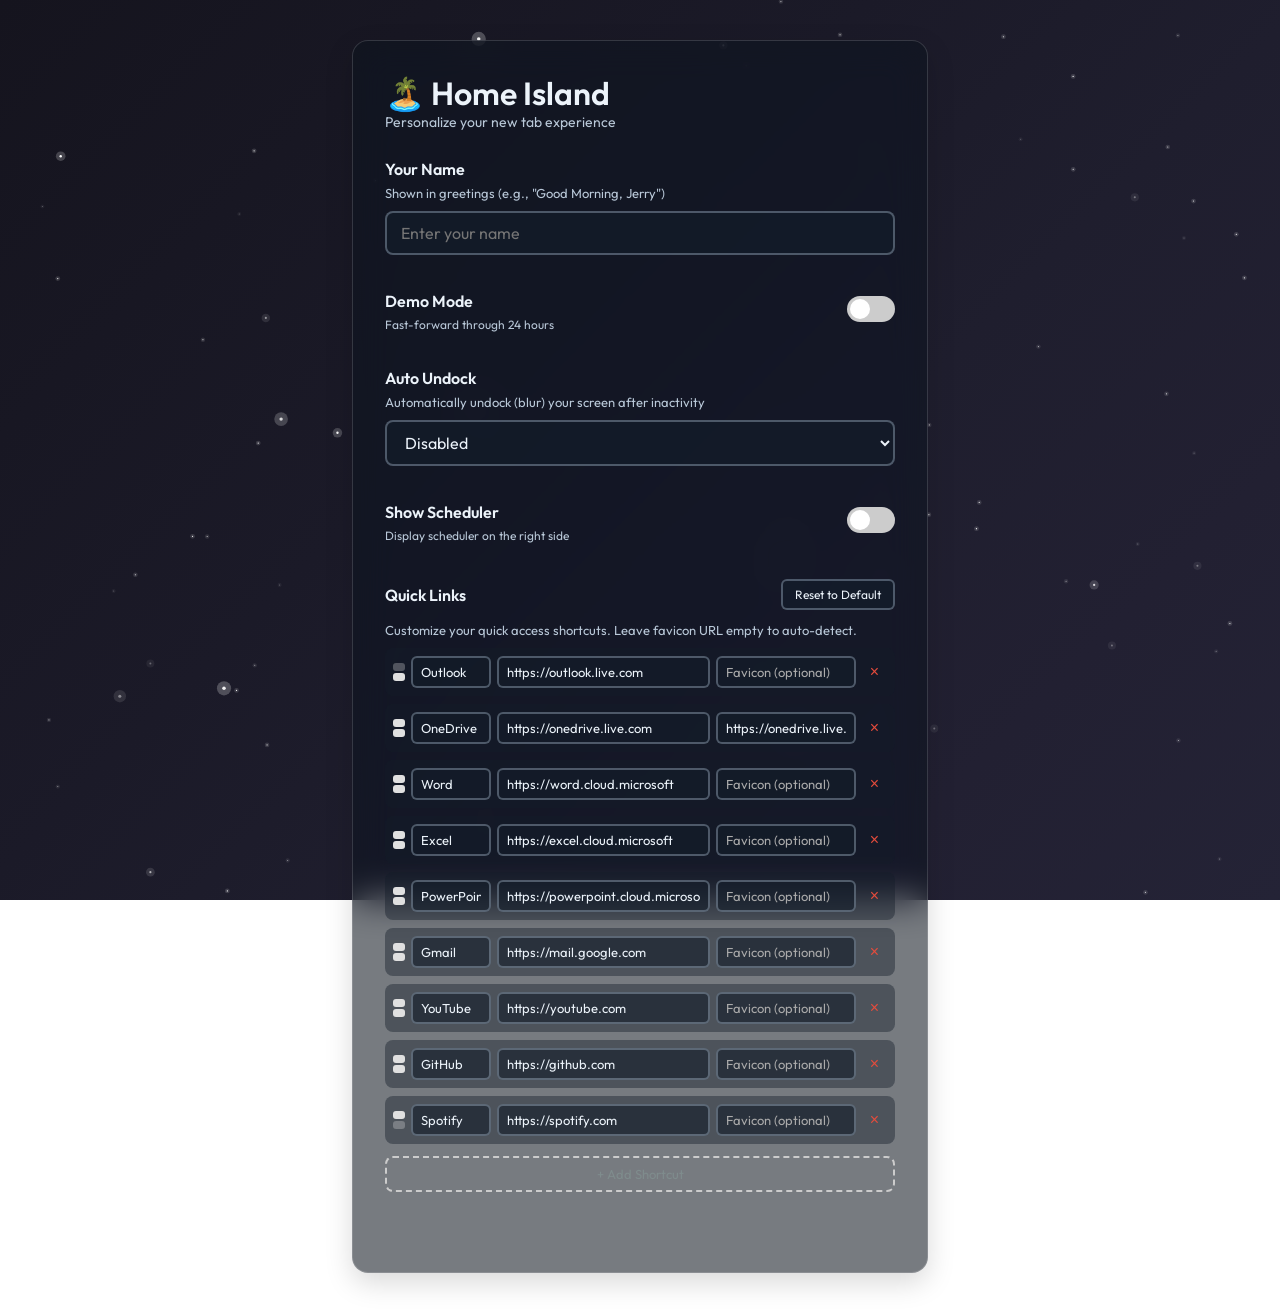
<file: options.html>
<!DOCTYPE html>
<html lang="en">
<head>
    <meta charset="UTF-8">
    <meta name="viewport" content="width=device-width, initial-scale=1.0">
    <link rel="icon" type="image/png" sizes="128x128" href="icons/icon128.png">
    <link rel="icon" type="image/png" sizes="48x48" href="icons/icon48.png">
    <link rel="icon" type="image/png" sizes="24x24" href="icons/icon24.png">
    <script src="scripts/theme-init.js"></script>
    <link rel="stylesheet" href="styles/background.css">
    <link rel="stylesheet" href="styles/stars.css">
    <link rel="stylesheet" href="styles/options.css">
    <link rel="preconnect" href="https://fonts.googleapis.com">
    <link rel="preconnect" href="https://fonts.gstatic.com" crossorigin>
    <link href="https://fonts.googleapis.com/css2?family=Outfit:wght@100..900&display=swap" rel="stylesheet">
    <title>Home Island Settings</title>
</head>
<body>
<div class="dynamic-background" id="dynamic-background"></div>
<div class="stars-container" id="stars-container"></div>
<div class="container">
    <a href="./index.html" class="home-title">🏝️ Home Island</a>
    <p class="subtitle">Personalize your new tab experience</p>

    <p class="chrome-notice" id="chromeNotice">ℹ️ <strong>Chrome footer visible?</strong> Right-click it and choose <strong>'Hide footer from new tab
        page'</strong>, or open <strong>Customize Chrome</strong> and disable <strong>'Show footer on New Tab page'</strong>.</p>

    <div class="setting-group">
        <label for="userName">Your Name</label>
        <p class="description">Shown in greetings (e.g., "Good Morning, Jerry")</p>
        <input type="text" id="userName" placeholder="Enter your name" maxlength="30">
    </div>

    <div class="setting-group">
        <div class="toggle-row">
            <div>
                <label for="demoToggle">Demo Mode</label>
                <div class="toggle-description">Fast-forward through 24 hours</div>
            </div>
            <label class="toggle">
                <input type="checkbox" id="demoToggle">
                <span class="toggle-slider"></span>
            </label>
        </div>
    </div>

    <div class="setting-group">
        <label for="autoUndock">Auto Undock</label>
        <p class="description">Automatically undock (blur) your screen after inactivity</p>
        <select id="autoUndock">
            <option value="0">Disabled</option>
            <option value="15000">15 seconds</option>
            <option value="30000">30 seconds</option>
            <option value="60000">1 minute</option>
            <option value="120000">2 minutes</option>
            <option value="300000">5 minutes</option>
            <option value="600000">10 minutes</option>
        </select>
    </div>

    <div class="setting-group">
        <div class="toggle-row">
            <div>
                <label for="schedulerToggle">Show Scheduler</label>
                <div class="toggle-description">Display scheduler on the right side</div>
            </div>
            <label class="toggle">
                <input type="checkbox" id="schedulerToggle">
                <span class="toggle-slider"></span>
            </label>
        </div>
    </div>

    <div class="setting-group" id="schedulerIdGroup" style="display: none;">
        <label for="schedulerId">Scheduler ID</label>
        <p class="description">Your unique scheduler identifier. Required, the panel stays hidden until this is set.</p>
        <input type="text" id="schedulerId" placeholder="Enter your scheduler ID" maxlength="50">
    </div>

    <div class="setting-group">
        <div class="shortcuts-header">
            <label>Quick Links</label>
            <button type="button" class="btn-secondary" id="resetShortcuts">Reset to Default</button>
        </div>
        <p class="description">Customize your quick access shortcuts. Leave favicon URL empty to auto-detect.</p>
        <div id="shortcutList" class="shortcut-list">
            <!-- Shortcuts will be dynamically added here -->
        </div>
        <button type="button" class="btn-add" id="addShortcut">+ Add Shortcut</button>
    </div>

    <div class="status" id="status"></div>
</div>

<script src="scripts/storage.js"></script>
<script src="scripts/constants.js"></script>
<script src="scripts/theme.js"></script>
<script src="scripts/stars.js"></script>
<script src="scripts/options.js"></script>
</body>
</html>
</file>
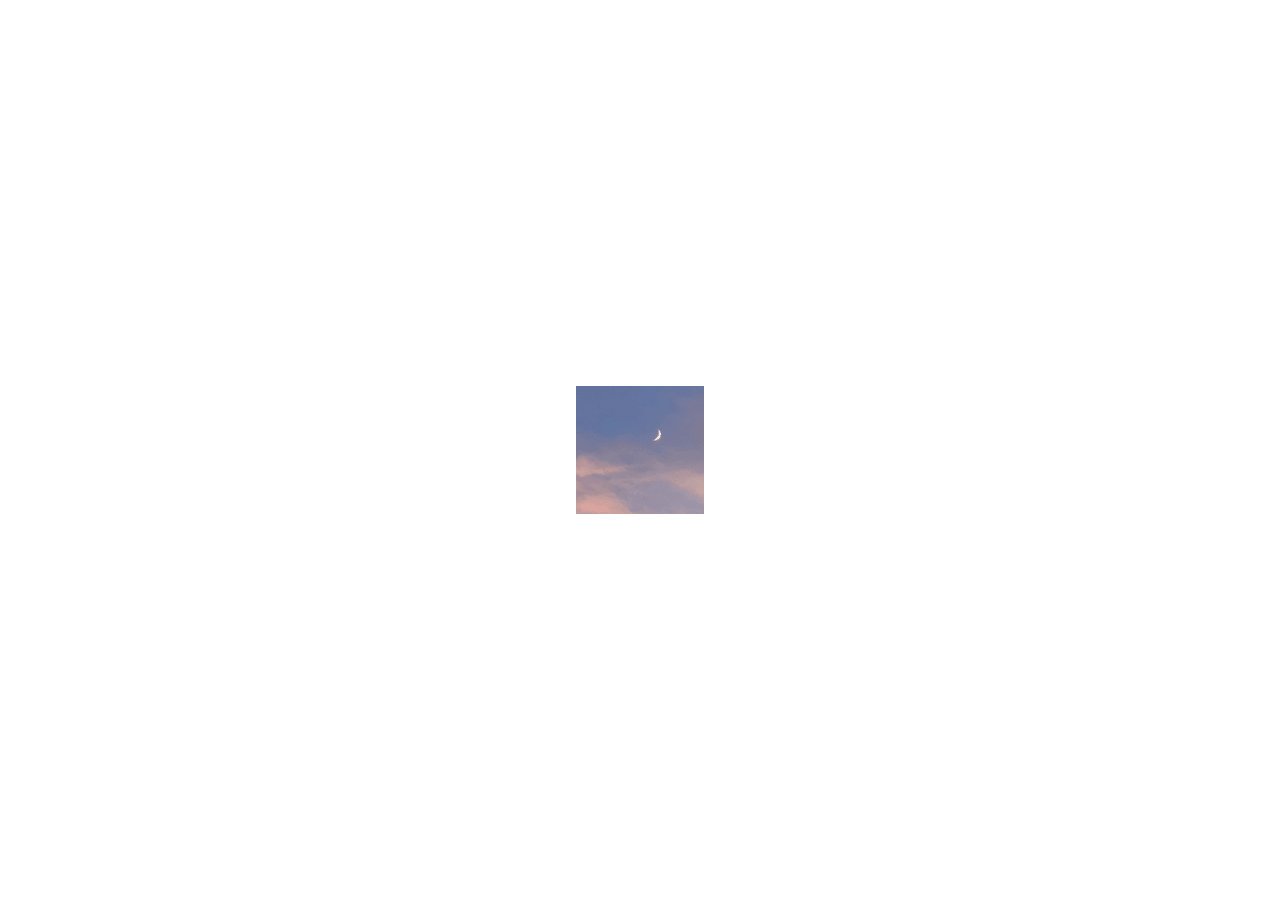
<file: Home Island/Shared (App)/Resources/Base.lproj/Main.html>
<!DOCTYPE html>
<html>
<head>
    <meta http-equiv="Content-Type" content="text/html; charset=utf-8">
    <meta http-equiv="Content-Security-Policy" content="default-src 'self'">

    <meta name="viewport" content="width=device-width, initial-scale=1, user-scalable=no">

    <link rel="stylesheet" href="../Style.css">
    <script src="../Script.js" defer></script>
</head>
<body>
    <img src="../Icon.png" width="128" height="128" alt="Home Island Icon">
    <p class="platform-ios">You can turn on Home Island’s Safari extension in Settings.</p>
    <p class="platform-mac state-unknown">You can turn on Home Island’s extension in Safari Extensions preferences.</p>
    <p class="platform-mac state-on">Home Island’s extension is currently on. You can turn it off in Safari Extensions preferences.</p>
    <p class="platform-mac state-off">Home Island’s extension is currently off. You can turn it on in Safari Extensions preferences.</p>
    <button class="platform-mac open-preferences">Quit and Open Safari Extensions Preferences…</button>
</body>
</html>
</file>
<file: styles/background.css>
.dynamic-background {
    position: fixed;
    top: 0;
    left: 0;
    width: 100vw;
    height: 100vh;
    z-index: -1;
    transition: background 6s ease-in-out;
    /* performance: No pointer events needed on the background gradient */
    pointer-events: none;
}
</file>
<file: styles/stars.css>
.stars-container {
    position: fixed;
    top: 0;
    left: 0;
    width: 100%;
    height: 100%;
    pointer-events: none;
    z-index: 0;
}

.stars-container canvas {
    width: 100%;
    height: 100%;
    display: block;
}
</file>
<file: styles/options.css>
/* Mode-aware surface tokens so the settings card stays readable on dynamic backgrounds */
:root {
    --options-card-bg: rgba(255, 255, 255, 0.64);
    --options-card-border: rgba(255, 255, 255, 0.45);
    --options-text: #273746;
    --options-text-muted: #6f7f8c;
    --options-control-bg: rgba(255, 255, 255, 0.78);
    --options-control-border: rgba(160, 170, 182, 0.45);
    --options-row-bg: rgba(255, 255, 255, 0.38);
}

html.dark-mode {
    --options-card-bg: rgba(14, 20, 30, 0.56);
    --options-card-border: rgba(255, 255, 255, 0.15);
    --options-text: #ecf3fa;
    --options-text-muted: #b9c8d8;
    --options-control-bg: rgba(20, 30, 42, 0.62);
    --options-control-border: rgba(185, 205, 225, 0.35);
    --options-row-bg: rgba(20, 30, 42, 0.42);
}

* {
    margin: 0;
    padding: 0;
    box-sizing: border-box;
}

body {
    font-family: "Outfit", sans-serif;
    background: transparent;
    color: var(--options-text);
    padding: 40px 20px;
    min-height: 100vh;
}

.home-title {
    font-size: 2rem;
    font-weight: 600;
    text-decoration: none;
    color: inherit;
    cursor: pointer;
    display: inline-block;
    transition: opacity 0.2s ease;
}

.home-title:hover {
    opacity: 0.7;
}

.container {
    max-width: 576px;
    margin: 0 auto;
    background: var(--options-card-bg);
    border: 1px solid var(--options-card-border);
    position: relative;
    z-index: 1;
    border-radius: 16px;
    padding: 32px;
    box-shadow: 0 10px 28px rgba(0, 0, 0, 0.15);
    backdrop-filter: blur(18px) saturate(140%);
}


.subtitle {
    color: var(--options-text-muted);
    margin-bottom: 28px;
    font-size: 14px;
}

.chrome-notice {
    display: none;
    background: #eef4fb;
    border: 1px solid #b6d4f5;
    border-radius: 10px;
    padding: 12px 16px;
    margin-bottom: 24px;
    font-size: 13px;
    color: #1a4a7a;
    line-height: 1.6;
}

.chrome-notice.visible {
    display: block;
}

.setting-group {
    margin-bottom: 24px;
}

.setting-group.is-disabled .toggle-row {
    opacity: 0.55;
}

.setting-group.is-disabled .toggle {
    cursor: not-allowed;
}

.setting-group.is-disabled .toggle-slider {
    background: #b8b8b8;
}

.setting-group.is-disabled .toggle-slider::before {
    background: #ececec;
}

label {
    display: block;
    font-weight: 600;
    margin-bottom: 6px;
    color: var(--options-text);
    font-size: 16px;
}

.description {
    color: var(--options-text-muted);
    font-size: 13px;
    margin-bottom: 10px;
}

input[type="text"],
select {
    width: 100%;
    padding: 10px 14px;
    border: 2px solid var(--options-control-border);
    border-radius: 8px;
    background: var(--options-control-bg);
    color: var(--options-text);
    font-size: 16px;
    font-family: inherit;
}

input[type="text"] {
    transition: border-color 0.2s;
}

input[type="text"]:focus,
select:focus,
.shortcut-item input:focus {
    outline: none;
    border-color: #c4b8a0;
}

select {
    cursor: pointer;
    transition: border-color 0.2s;
}

.toggle-row {
    display: flex;
    align-items: center;
    justify-content: space-between;
    padding: 12px 0;
}


.toggle-description {
    color: var(--options-text-muted);
    font-size: 12px;
    margin-top: 2px;
}

.toggle {
    position: relative;
    width: 48px;
    height: 26px;
}

.toggle input {
    opacity: 0;
    width: 0;
    height: 0;
}

.toggle-slider {
    position: absolute;
    cursor: pointer;
    inset: 0;
    background: #ccc;
    border-radius: 26px;
    transition: 0.3s;
}

.toggle-slider::before {
    content: "";
    position: absolute;
    height: 20px;
    width: 20px;
    left: 3px;
    bottom: 3px;
    background: white;
    border-radius: 50%;
    transition: 0.3s;
}

.toggle input:checked + .toggle-slider {
    background: #c4b8a0;
}

.toggle input:checked + .toggle-slider::before {
    transform: translateX(22px);
}

.status {
    margin-top: 16px;
    padding: 12px;
    border-radius: 8px;
    font-size: 14px;
    text-align: center;
    opacity: 0;
    transition: opacity 0.3s;
}

.status.show {
    opacity: 1;
}

.status.success {
    background: #d4edda;
    color: #155724;
}

.shortcuts-header {
    display: flex;
    justify-content: space-between;
    align-items: center;
    margin-bottom: 12px;
}

.shortcuts-header label {
    margin-bottom: 0;
}

.btn-secondary {
    padding: 6px 12px;
    border: 2px solid var(--options-control-border);
    border-radius: 6px;
    background: var(--options-control-bg);
    cursor: pointer;
    font-size: 12px;
    font-family: inherit;
    color: var(--options-text);
    transition: border-color 0.2s,
    background 0.2s;
}

.btn-secondary:hover {
    border-color: #c4b8a0;
    background: #faf8f5;
}

.shortcut-list {
    display: flex;
    flex-direction: column;
    gap: 8px;
    margin-bottom: 12px;
}

.shortcut-item {
    display: flex;
    gap: 6px;
    align-items: center;
    padding: 8px;
    background: var(--options-row-bg);
    border-radius: 8px;
}

.reorder-btns {
    display: flex;
    flex-direction: column;
    gap: 2px;
    flex-shrink: 0;
}

.btn-reorder {
    padding: 4px 6px;
    border: none;
    background: #e0e0e0;
    cursor: pointer;
    color: #555;
    font-size: 10px;
    line-height: 1;
    border-radius: 3px;
    transition: background 0.2s;
    display: flex;
    align-items: center;
    justify-content: center;
}

.btn-reorder:hover {
    background: #c4b8a0;
}

.btn-reorder:disabled {
    opacity: 0.3;
    cursor: default;
}

.shortcut-item input {
    padding: 6px 8px;
    border: 2px solid var(--options-control-border);
    border-radius: 6px;
    background: var(--options-control-bg);
    color: var(--options-text);
    font-size: 13px;
    transition: border-color 0.2s;
}


.shortcut-item input::placeholder {
    color: #aaa;
}

.shortcut-item .shortcut-name {
    width: 80px;
    flex-shrink: 0;
}

.shortcut-item .shortcut-url {
    flex: 1;
    min-width: 120px;
}

.shortcut-item .shortcut-favicon {
    width: 140px;
    flex-shrink: 0;
}

.btn-remove {
    padding: 4px 8px;
    border: none;
    background: transparent;
    cursor: pointer;
    color: #e74c3c;
    font-size: 16px;
    line-height: 1;
    transition: opacity 0.2s;
    flex-shrink: 0;
}

.btn-remove:hover {
    opacity: 0.7;
}

.btn-add {
    width: 100%;
    padding: 8px;
    border: 2px dashed #ccc;
    border-radius: 8px;
    background: transparent;
    cursor: pointer;
    font-size: 13px;
    font-family: inherit;
    color: #7f8c8d;
    transition: border-color 0.2s,
    color 0.2s;
}

.btn-add:hover {
    border-color: #c4b8a0;
    color: #34495e;
}

body.transitions-ready,
body.transitions-ready .container,
body.transitions-ready .subtitle,
body.transitions-ready label,
body.transitions-ready .description,
body.transitions-ready .toggle-description,
body.transitions-ready input[type="text"],
body.transitions-ready select,
body.transitions-ready .btn-secondary,
body.transitions-ready .shortcut-item,
body.transitions-ready .shortcut-item input {
    transition: color 2s ease-in-out, background 2s ease-in-out, border-color 2s ease-in-out, box-shadow 2s ease-in-out;
}
</file>
<file: Home Island/Shared (App)/Resources/Style.css>
* {
    -webkit-user-select: none;
    -webkit-user-drag: none;
    cursor: default;
}

:root {
    color-scheme: light dark;

    --spacing: 20px;
}

html {
    height: 100%;
}

body {
    display: flex;
    align-items: center;
    justify-content: center;
    flex-direction: column;

    gap: var(--spacing);
    margin: 0 calc(var(--spacing) * 2);
    height: 100%;

    font: -apple-system-short-body;
    text-align: center;
}

body:not(.platform-mac, .platform-ios) :is(.platform-mac, .platform-ios) {
    display: none;
}

body.platform-ios .platform-mac {
    display: none;
}

body.platform-mac .platform-ios {
    display: none;
}

body.platform-ios .platform-mac {
    display: none;
}

body:not(.state-on, .state-off) :is(.state-on, .state-off) {
    display: none;
}

body.state-on :is(.state-off, .state-unknown) {
    display: none;
}

body.state-off :is(.state-on, .state-unknown) {
    display: none;
}

button {
    font-size: 1em;
}
</file>
